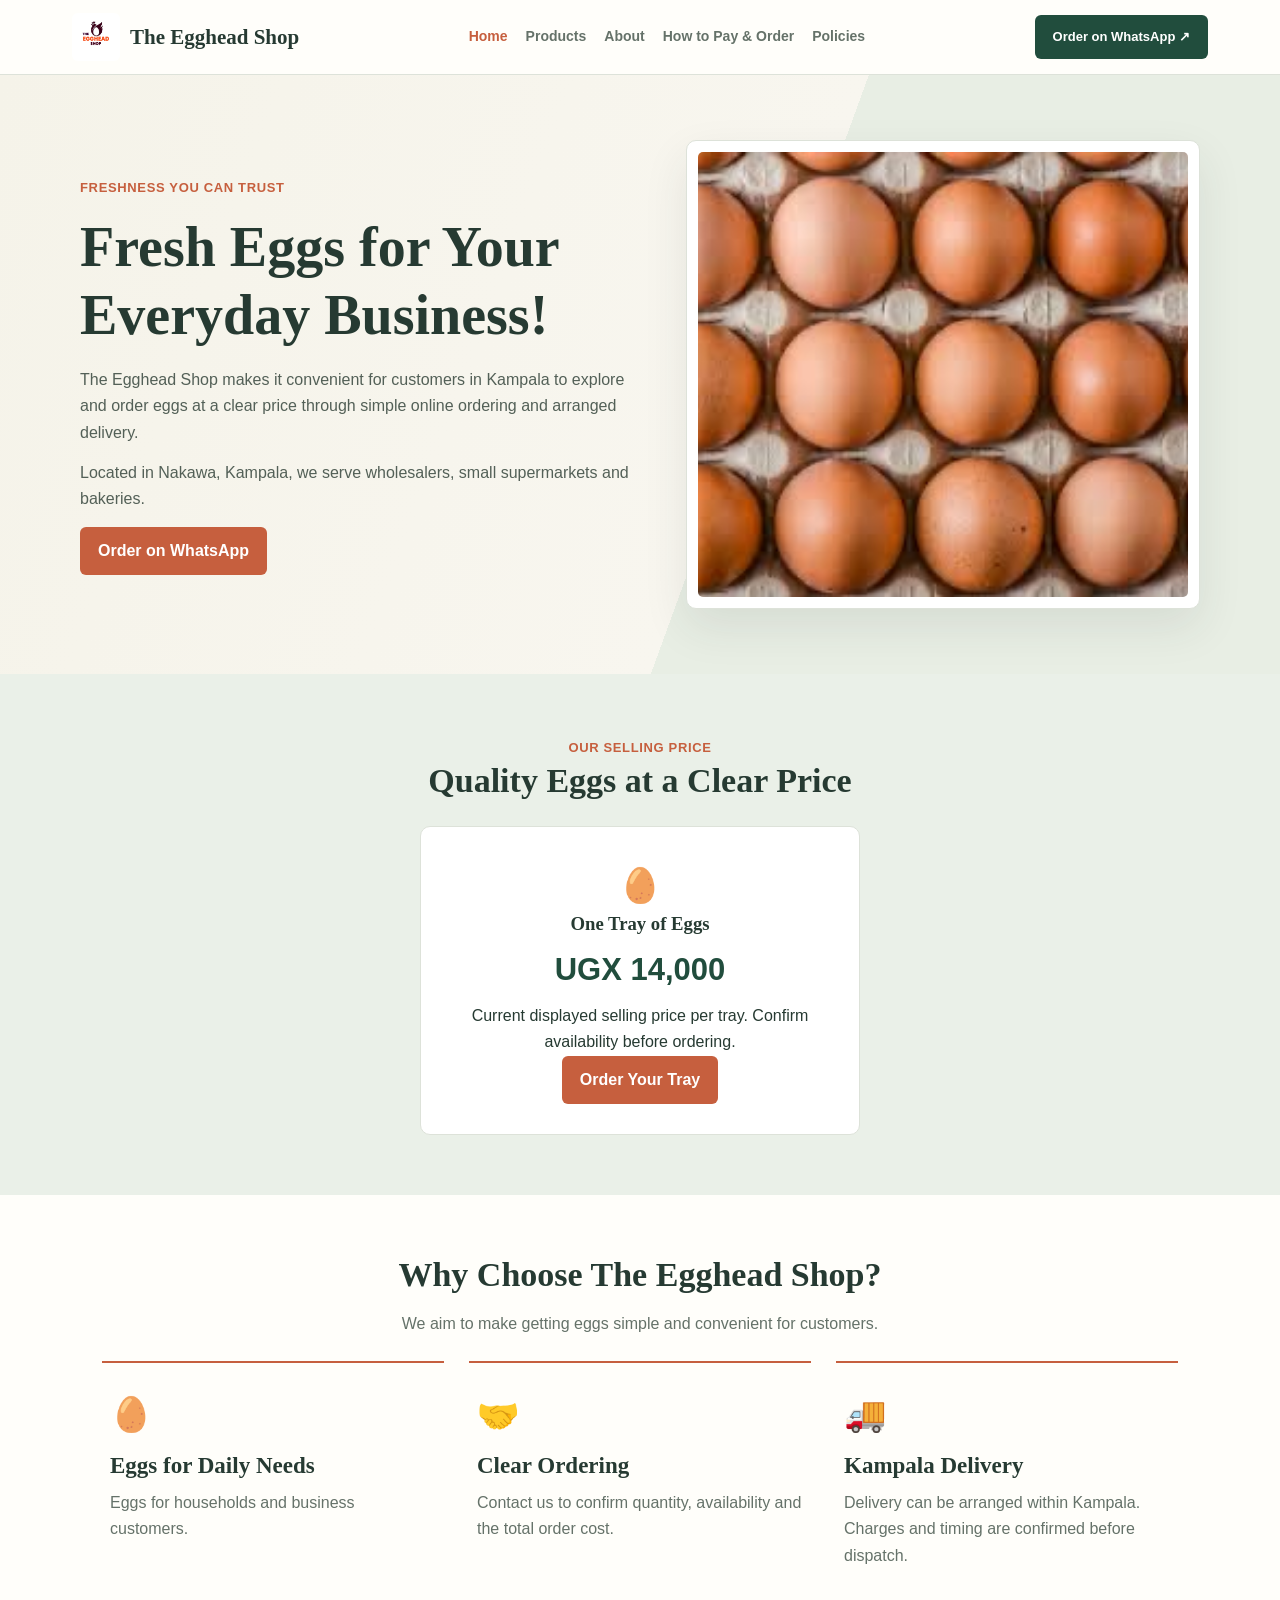
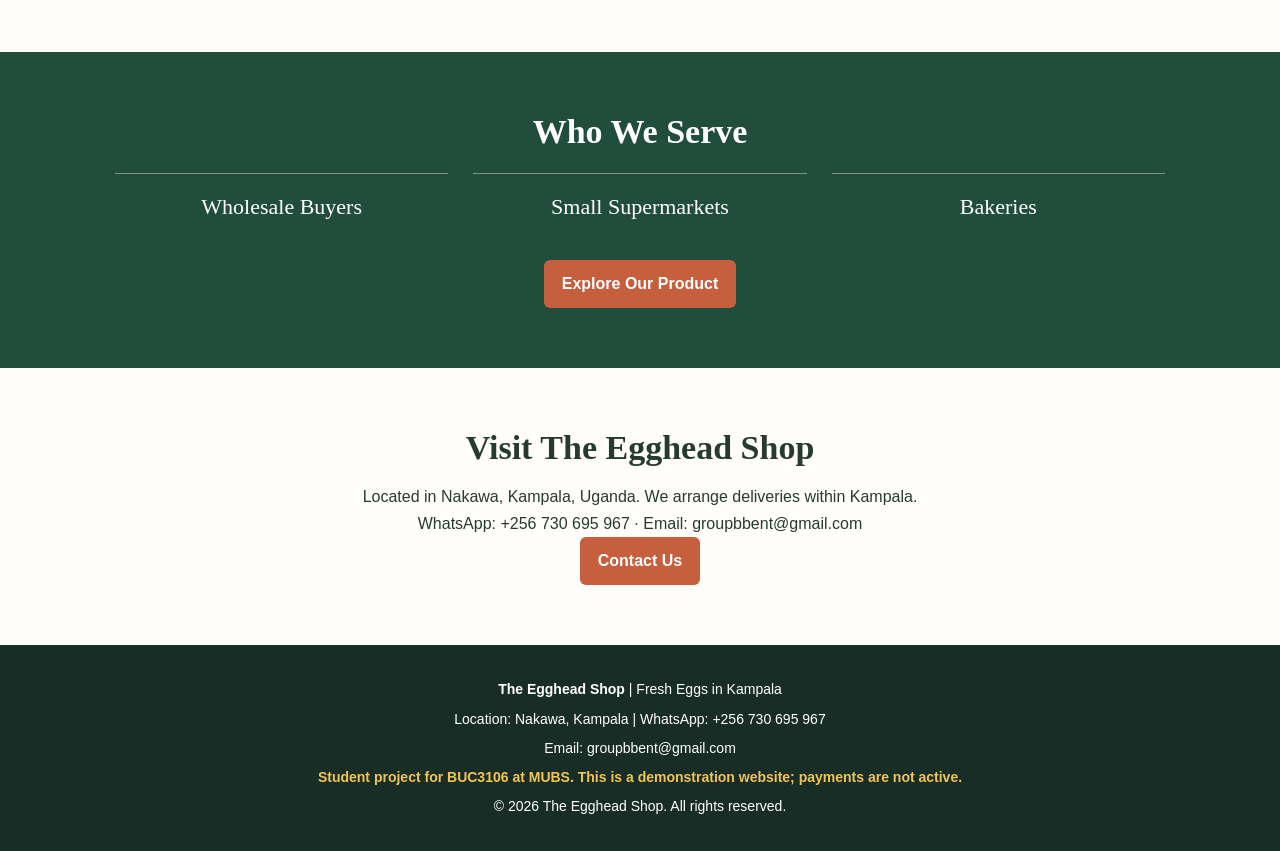
<file: index.html>
<!DOCTYPE html>
<html lang="en">
<head>
<meta charset="UTF-8">
<meta name="viewport" content="width=device-width, initial-scale=1.0">
<meta name="description" content="The Egghead Shop in Nakawa, Kampala. Eggs for wholesalers, small supermarkets and bakeries.">
<title>Home | The Egghead Shop</title>
<link rel="stylesheet" href="style.css">
</head>
<body>
<header>
<nav class="navbar" aria-label="Main navigation">
<a class="logo" href="index.html"><img class="site-logo" src="images/egghead-logo.jpeg" alt="The Egghead Shop logo"><span>The Egghead Shop</span></a>
<div class="nav-links">
<a href="index.html" aria-current="page">Home</a>
<a href="products.html" >Products</a>
<a href="about.html" >About</a>
<a href="order.html" >How to Pay &amp; Order</a>
<a href="policies.html" >Policies</a>
</div>
<a class="nav-order" href="https://wa.me/256730695967" target="_blank" rel="noopener noreferrer">Order on WhatsApp ↗</a>
</nav></header>
<main>

<section class="hero">
<div class="hero-content">
<span class="small-heading">FRESHNESS YOU CAN TRUST</span>
<h1>Fresh Eggs for Your Everyday Business!</h1>
<p>The Egghead Shop makes it convenient for customers in Kampala to explore and order eggs at a clear price through simple online ordering and arranged delivery.</p>
<p>Located in Nakawa, Kampala, we serve wholesalers, small supermarkets and bakeries.</p>
<a class="btn" href="https://wa.me/256730695967" target="_blank" rel="noopener noreferrer">Order on WhatsApp</a>
</div>
<div class="hero-image"><img src="images/eggs-tray-closeup.jpeg" alt="Eggs arranged in an egg tray"></div>
</section>
<section class="section price-section center">
<span class="small-heading">OUR SELLING PRICE</span>
<h2>Quality Eggs at a Clear Price</h2>
<div class="price-card"><span class="card-icon">🥚</span><h3>One Tray of Eggs</h3><p class="price">UGX 14,000</p><p>Current displayed selling price per tray. Confirm availability before ordering.</p><a class="btn" href="https://wa.me/256730695967" target="_blank" rel="noopener noreferrer">Order Your Tray</a></div>
</section>
<section class="section">
<h2 class="center">Why Choose The Egghead Shop?</h2>
<p class="section-intro center">We aim to make getting eggs simple and convenient for customers.</p>
<div class="three-columns">
<div class="info-card"><span class="card-icon">🥚</span><h3>Eggs for Daily Needs</h3><p>Eggs for households and business customers.</p></div>
<div class="info-card"><span class="card-icon">🤝</span><h3>Clear Ordering</h3><p>Contact us to confirm quantity, availability and the total order cost.</p></div>
<div class="info-card"><span class="card-icon">🚚</span><h3>Kampala Delivery</h3><p>Delivery can be arranged within Kampala. Charges and timing are confirmed before dispatch.</p></div>
</div>
</section>
<section class="business-section">
<h2>Who We Serve</h2>
<div class="three-columns"><div class="customer-card">Wholesale Buyers</div><div class="customer-card">Small Supermarkets</div><div class="customer-card">Bakeries</div></div>
<a class="btn" href="products.html">Explore Our Product</a>
</section>
<section class="section center">
<h2>Visit The Egghead Shop</h2>
<p>Located in Nakawa, Kampala, Uganda. We arrange deliveries within Kampala.</p>
<p>WhatsApp: +256 730 695 967 · Email: groupbbent@gmail.com</p>
<a class="btn" href="https://wa.me/256730695967" target="_blank" rel="noopener noreferrer">Contact Us</a>
</section>

</main>
<footer>
<p><strong>The Egghead Shop</strong> | Fresh Eggs in Kampala</p>
<p>Location: Nakawa, Kampala | WhatsApp: +256 730 695 967</p>
<p>Email: groupbbent@gmail.com</p>
<p class="disclaimer">Student project for BUC3106 at MUBS. This is a demonstration website; payments are not active.</p>
<p>© 2026 The Egghead Shop. All rights reserved.</p>
</footer>
</body>
</html>
</file>
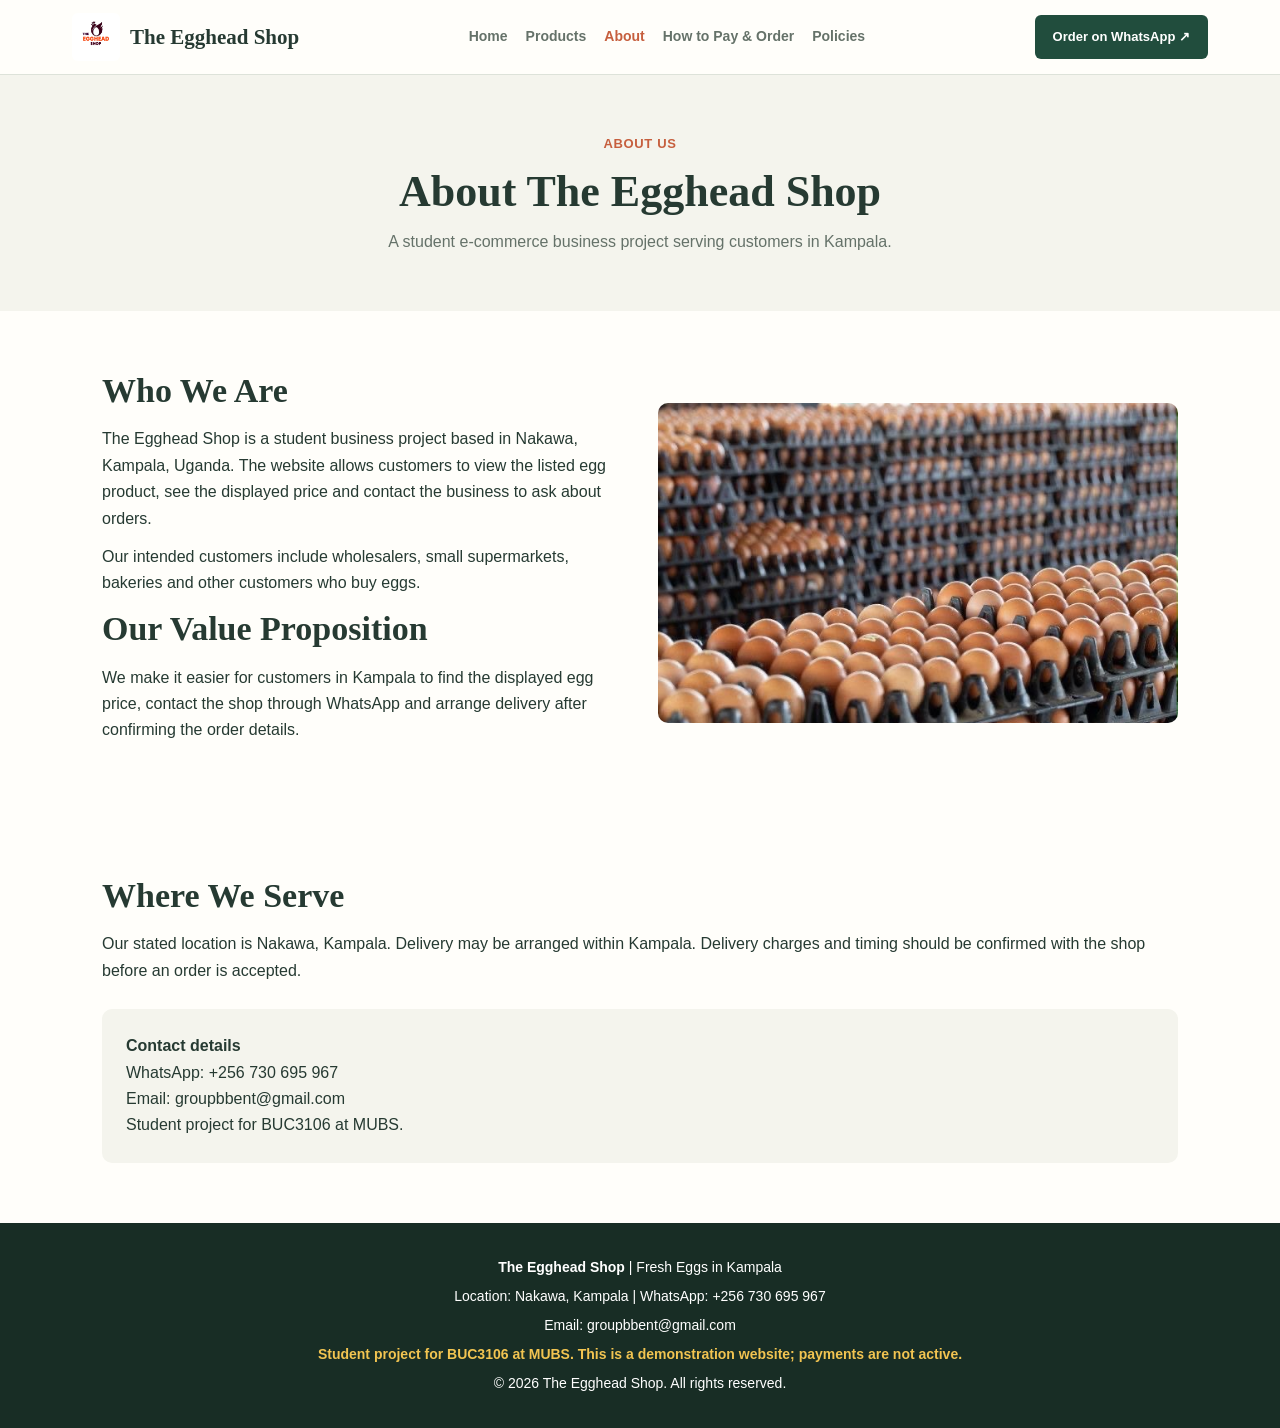
<file: about.html>
<!DOCTYPE html>
<html lang="en">
<head>
<meta charset="UTF-8">
<meta name="viewport" content="width=device-width, initial-scale=1.0">
<meta name="description" content="The Egghead Shop in Nakawa, Kampala. Eggs for wholesalers, small supermarkets and bakeries.">
<title>About | The Egghead Shop</title>
<link rel="stylesheet" href="style.css">
</head>
<body>
<header>
<nav class="navbar" aria-label="Main navigation">
<a class="logo" href="index.html"><img class="site-logo" src="images/egghead-logo.jpeg" alt="The Egghead Shop logo"><span>The Egghead Shop</span></a>
<div class="nav-links">
<a href="index.html" >Home</a>
<a href="products.html" >Products</a>
<a href="about.html" aria-current="page">About</a>
<a href="order.html" >How to Pay &amp; Order</a>
<a href="policies.html" >Policies</a>
</div>
<a class="nav-order" href="https://wa.me/256730695967" target="_blank" rel="noopener noreferrer">Order on WhatsApp ↗</a>
</nav></header>
<main>

<section class="page-heading"><span class="small-heading">ABOUT US</span><h1>About The Egghead Shop</h1><p>A student e-commerce business project serving customers in Kampala.</p></section>
<section class="section about-content">
<div><h2>Who We Are</h2><p>The Egghead Shop is a student business project based in Nakawa, Kampala, Uganda. The website allows customers to view the listed egg product, see the displayed price and contact the business to ask about orders.</p><p>Our intended customers include wholesalers, small supermarkets, bakeries and other customers who buy eggs.</p><h2>Our Value Proposition</h2><p>We make it easier for customers in Kampala to find the displayed egg price, contact the shop through WhatsApp and arrange delivery after confirming the order details.</p></div>
<img class="about-image" src="images/egg-production-trays.jpeg" alt="Eggs in a tray"></section>
<section class="section"><h2>Where We Serve</h2><p>Our stated location is Nakawa, Kampala. Delivery may be arranged within Kampala. Delivery charges and timing should be confirmed with the shop before an order is accepted.</p><div class="contact-panel"><strong>Contact details</strong><p>WhatsApp: +256 730 695 967</p><p>Email: groupbbent@gmail.com</p><p>Student project for BUC3106 at MUBS.</p></div></section>

</main>
<footer>
<p><strong>The Egghead Shop</strong> | Fresh Eggs in Kampala</p>
<p>Location: Nakawa, Kampala | WhatsApp: +256 730 695 967</p>
<p>Email: groupbbent@gmail.com</p>
<p class="disclaimer">Student project for BUC3106 at MUBS. This is a demonstration website; payments are not active.</p>
<p>© 2026 The Egghead Shop. All rights reserved.</p>
</footer>
</body>
</html>
</file>
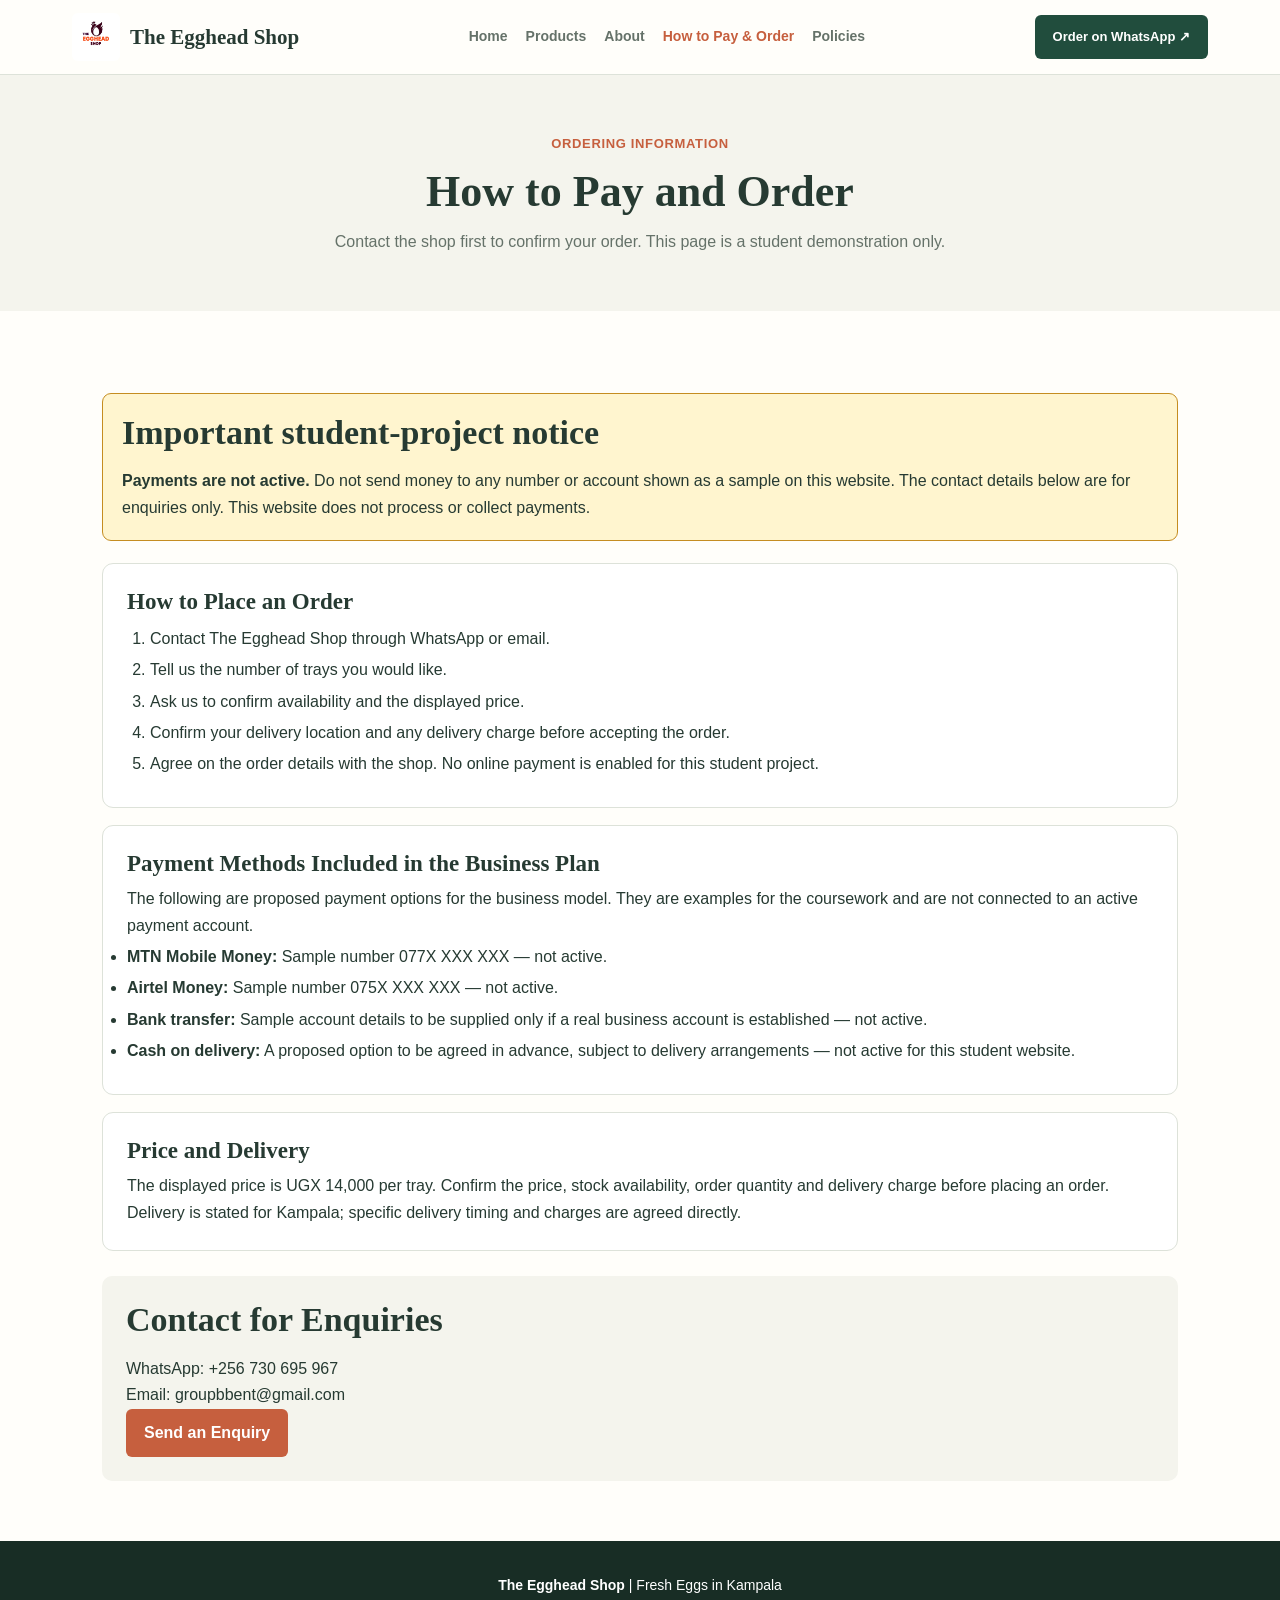
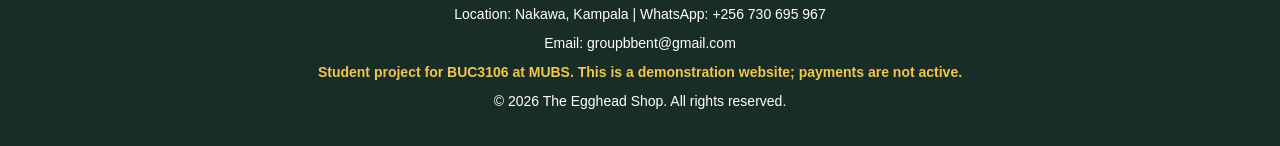
<file: order.html>
<!DOCTYPE html>
<html lang="en">
<head>
<meta charset="UTF-8">
<meta name="viewport" content="width=device-width, initial-scale=1.0">
<meta name="description" content="The Egghead Shop in Nakawa, Kampala. Eggs for wholesalers, small supermarkets and bakeries.">
<title>How to Pay and Order | The Egghead Shop</title>
<link rel="stylesheet" href="style.css">
</head>
<body>
<header>
<nav class="navbar" aria-label="Main navigation">
<a class="logo" href="index.html"><img class="site-logo" src="images/egghead-logo.jpeg" alt="The Egghead Shop logo"><span>The Egghead Shop</span></a>
<div class="nav-links">
<a href="index.html" >Home</a>
<a href="products.html" >Products</a>
<a href="about.html" >About</a>
<a href="order.html" aria-current="page">How to Pay &amp; Order</a>
<a href="policies.html" >Policies</a>
</div>
<a class="nav-order" href="https://wa.me/256730695967" target="_blank" rel="noopener noreferrer">Order on WhatsApp ↗</a>
</nav></header>
<main>

<section class="page-heading"><span class="small-heading">ORDERING INFORMATION</span><h1>How to Pay and Order</h1><p>Contact the shop first to confirm your order. This page is a student demonstration only.</p></section>
<section class="section">
<div class="sample-warning"><h2>Important student-project notice</h2><p><strong>Payments are not active.</strong> Do not send money to any number or account shown as a sample on this website. The contact details below are for enquiries only. This website does not process or collect payments.</p></div>
<div class="payment-card"><h2>How to Place an Order</h2><ol><li>Contact The Egghead Shop through WhatsApp or email.</li><li>Tell us the number of trays you would like.</li><li>Ask us to confirm availability and the displayed price.</li><li>Confirm your delivery location and any delivery charge before accepting the order.</li><li>Agree on the order details with the shop. No online payment is enabled for this student project.</li></ol></div>
<div class="payment-card"><h2>Payment Methods Included in the Business Plan</h2><p>The following are proposed payment options for the business model. They are examples for the coursework and are not connected to an active payment account.</p><ul><li><strong>MTN Mobile Money:</strong> Sample number 077X XXX XXX — not active.</li><li><strong>Airtel Money:</strong> Sample number 075X XXX XXX — not active.</li><li><strong>Bank transfer:</strong> Sample account details to be supplied only if a real business account is established — not active.</li><li><strong>Cash on delivery:</strong> A proposed option to be agreed in advance, subject to delivery arrangements — not active for this student website.</li></ul></div>
<div class="payment-card"><h2>Price and Delivery</h2><p>The displayed price is UGX 14,000 per tray. Confirm the price, stock availability, order quantity and delivery charge before placing an order. Delivery is stated for Kampala; specific delivery timing and charges are agreed directly.</p></div>
<div class="contact-panel"><h2>Contact for Enquiries</h2><p>WhatsApp: +256 730 695 967</p><p>Email: groupbbent@gmail.com</p><a class="btn" href="https://wa.me/256730695967" target="_blank" rel="noopener noreferrer">Send an Enquiry</a></div>
</section>

</main>
<footer>
<p><strong>The Egghead Shop</strong> | Fresh Eggs in Kampala</p>
<p>Location: Nakawa, Kampala | WhatsApp: +256 730 695 967</p>
<p>Email: groupbbent@gmail.com</p>
<p class="disclaimer">Student project for BUC3106 at MUBS. This is a demonstration website; payments are not active.</p>
<p>© 2026 The Egghead Shop. All rights reserved.</p>
</footer>
</body>
</html>
</file>
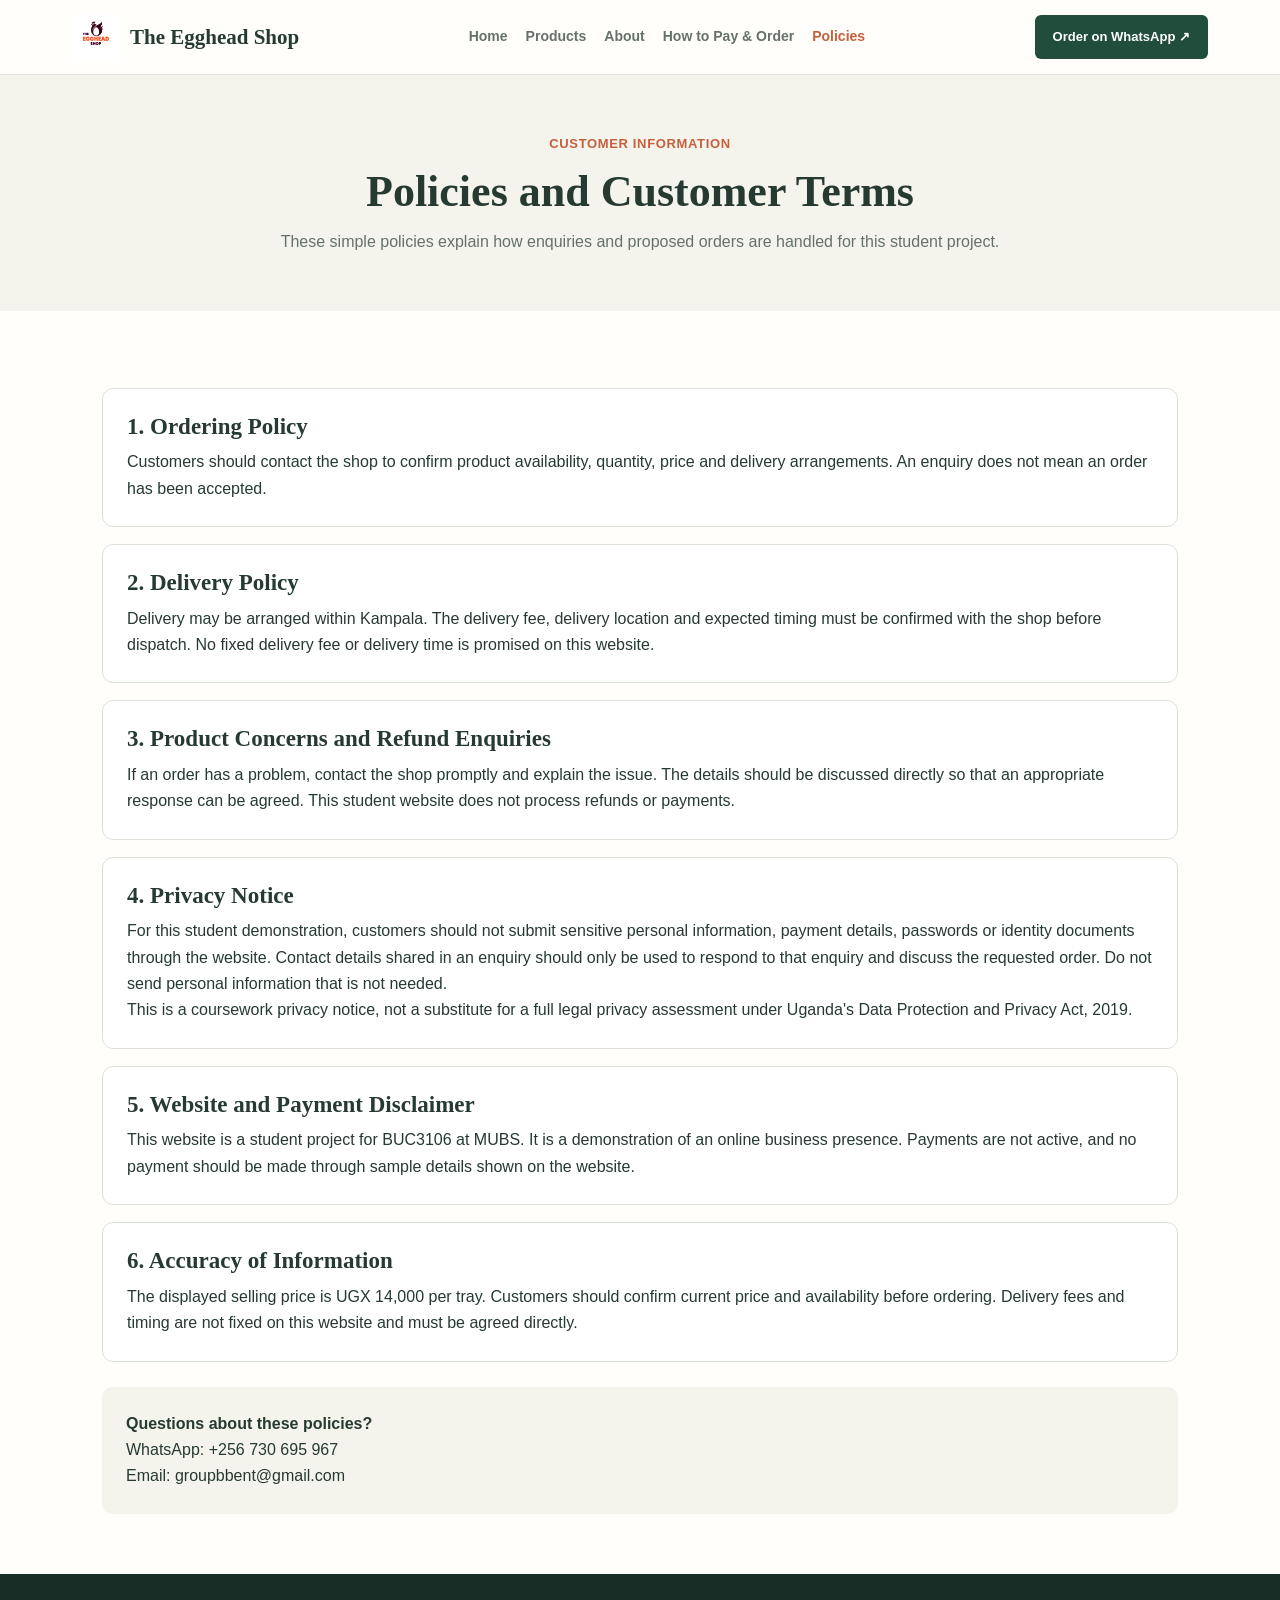
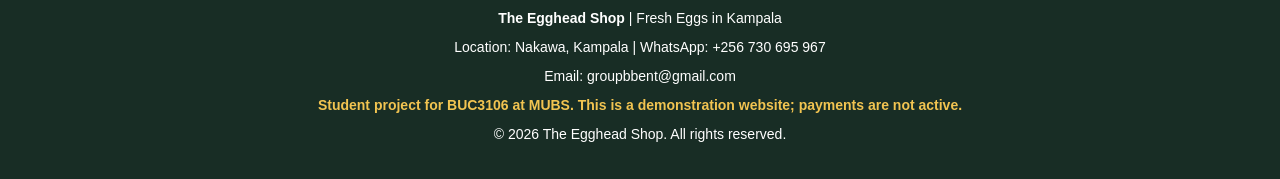
<file: policies.html>
<!DOCTYPE html>
<html lang="en">
<head>
<meta charset="UTF-8">
<meta name="viewport" content="width=device-width, initial-scale=1.0">
<meta name="description" content="The Egghead Shop in Nakawa, Kampala. Eggs for wholesalers, small supermarkets and bakeries.">
<title>Policies | The Egghead Shop</title>
<link rel="stylesheet" href="style.css">
</head>
<body>
<header>
<nav class="navbar" aria-label="Main navigation">
<a class="logo" href="index.html"><img class="site-logo" src="images/egghead-logo.jpeg" alt="The Egghead Shop logo"><span>The Egghead Shop</span></a>
<div class="nav-links">
<a href="index.html" >Home</a>
<a href="products.html" >Products</a>
<a href="about.html" >About</a>
<a href="order.html" >How to Pay &amp; Order</a>
<a href="policies.html" aria-current="page">Policies</a>
</div>
<a class="nav-order" href="https://wa.me/256730695967" target="_blank" rel="noopener noreferrer">Order on WhatsApp ↗</a>
</nav></header>
<main>

<section class="page-heading"><span class="small-heading">CUSTOMER INFORMATION</span><h1>Policies and Customer Terms</h1><p>These simple policies explain how enquiries and proposed orders are handled for this student project.</p></section>
<section class="section policy-section">
<article class="policy-card"><h2>1. Ordering Policy</h2><p>Customers should contact the shop to confirm product availability, quantity, price and delivery arrangements. An enquiry does not mean an order has been accepted.</p></article>
<article class="policy-card"><h2>2. Delivery Policy</h2><p>Delivery may be arranged within Kampala. The delivery fee, delivery location and expected timing must be confirmed with the shop before dispatch. No fixed delivery fee or delivery time is promised on this website.</p></article>
<article class="policy-card"><h2>3. Product Concerns and Refund Enquiries</h2><p>If an order has a problem, contact the shop promptly and explain the issue. The details should be discussed directly so that an appropriate response can be agreed. This student website does not process refunds or payments.</p></article>
<article class="policy-card"><h2>4. Privacy Notice</h2><p>For this student demonstration, customers should not submit sensitive personal information, payment details, passwords or identity documents through the website. Contact details shared in an enquiry should only be used to respond to that enquiry and discuss the requested order. Do not send personal information that is not needed.</p><p>This is a coursework privacy notice, not a substitute for a full legal privacy assessment under Uganda's Data Protection and Privacy Act, 2019.</p></article>
<article class="policy-card"><h2>5. Website and Payment Disclaimer</h2><p>This website is a student project for BUC3106 at MUBS. It is a demonstration of an online business presence. Payments are not active, and no payment should be made through sample details shown on the website.</p></article>
<article class="policy-card"><h2>6. Accuracy of Information</h2><p>The displayed selling price is UGX 14,000 per tray. Customers should confirm current price and availability before ordering. Delivery fees and timing are not fixed on this website and must be agreed directly.</p></article>
<div class="contact-panel"><strong>Questions about these policies?</strong><p>WhatsApp: +256 730 695 967</p><p>Email: groupbbent@gmail.com</p></div>
</section>

</main>
<footer>
<p><strong>The Egghead Shop</strong> | Fresh Eggs in Kampala</p>
<p>Location: Nakawa, Kampala | WhatsApp: +256 730 695 967</p>
<p>Email: groupbbent@gmail.com</p>
<p class="disclaimer">Student project for BUC3106 at MUBS. This is a demonstration website; payments are not active.</p>
<p>© 2026 The Egghead Shop. All rights reserved.</p>
</footer>
</body>
</html>
</file>
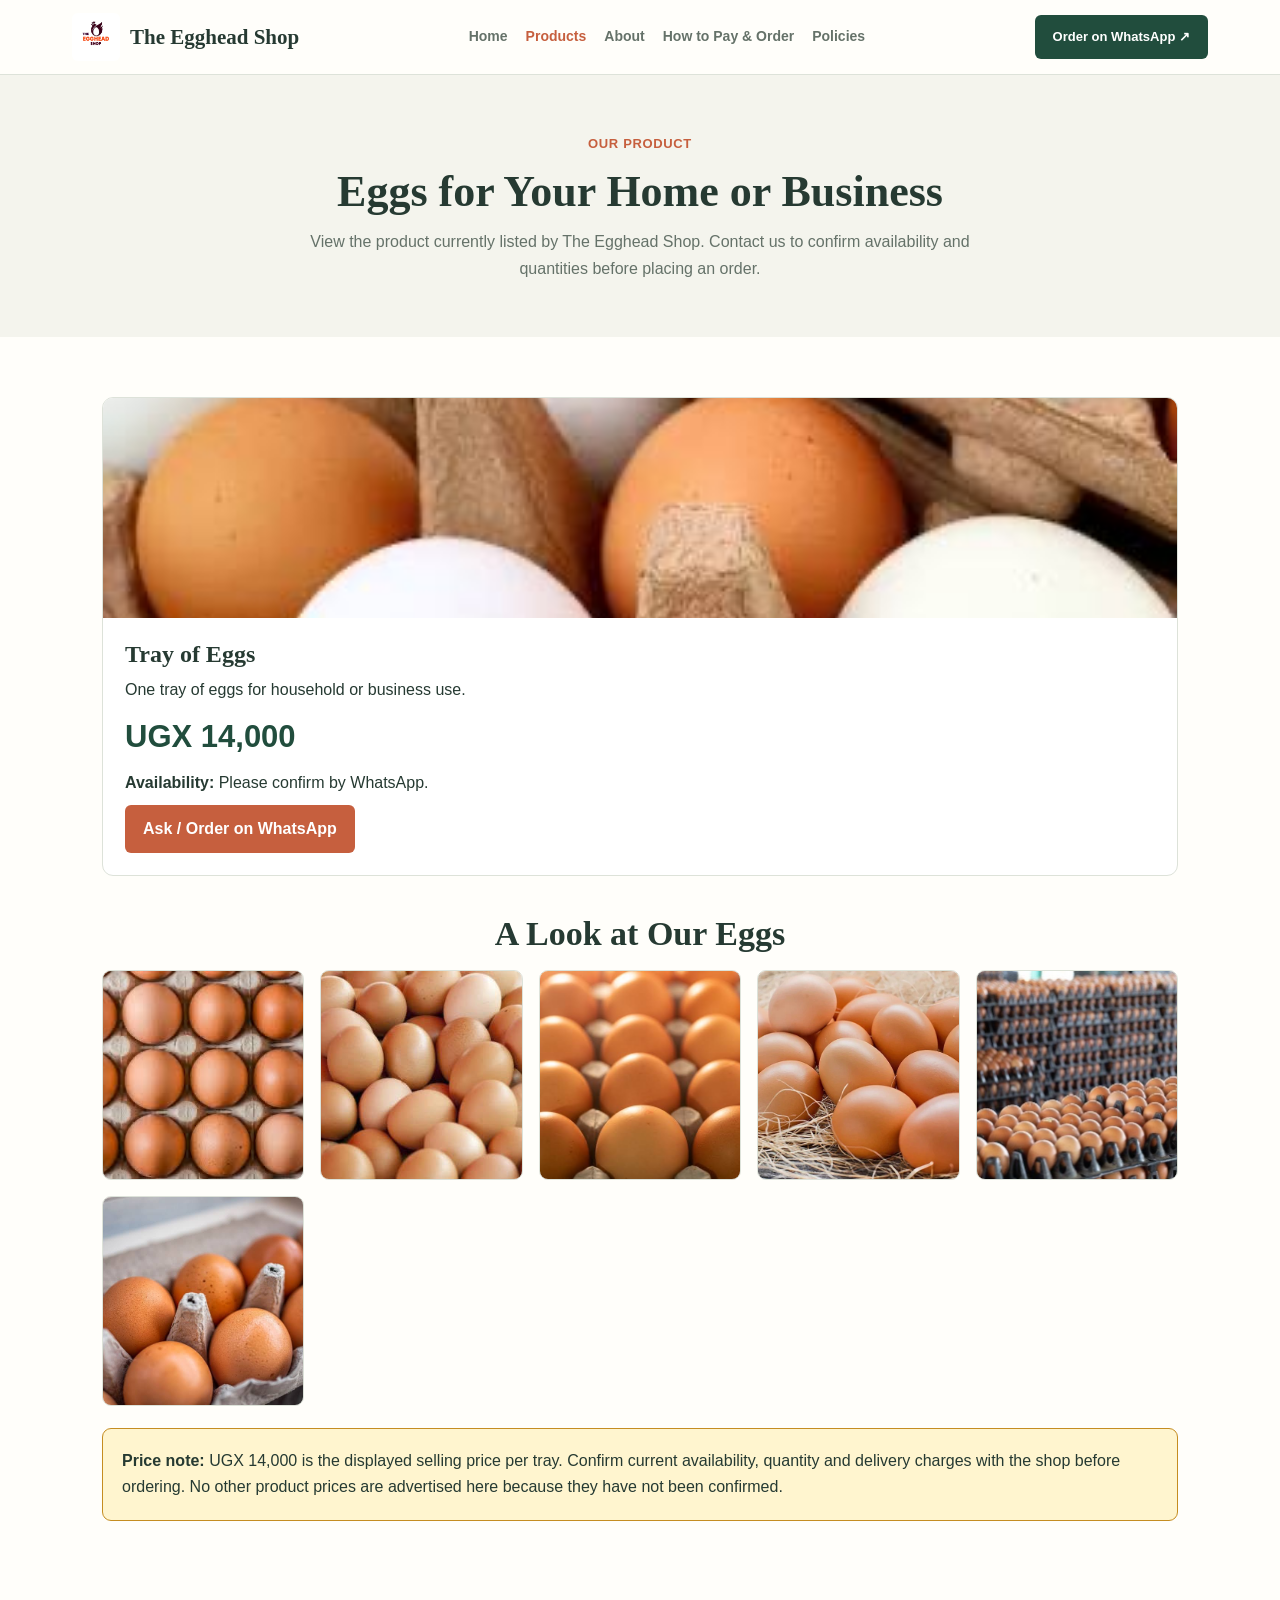
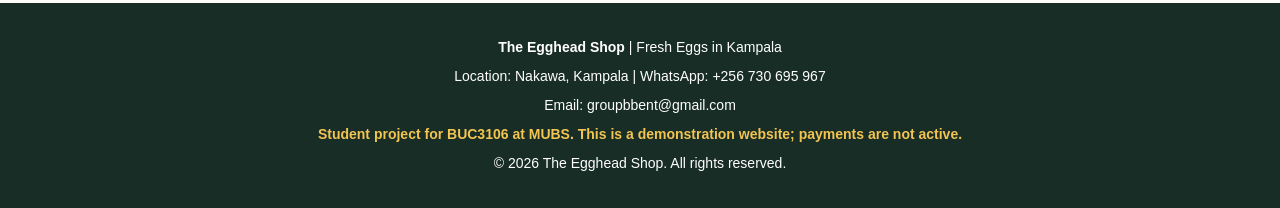
<file: products.html>
<!DOCTYPE html>
<html lang="en">
<head>
<meta charset="UTF-8">
<meta name="viewport" content="width=device-width, initial-scale=1.0">
<meta name="description" content="The Egghead Shop in Nakawa, Kampala. Eggs for wholesalers, small supermarkets and bakeries.">
<title>Products | The Egghead Shop</title>
<link rel="stylesheet" href="style.css">
</head>
<body>
<header>
<nav class="navbar" aria-label="Main navigation">
<a class="logo" href="index.html"><img class="site-logo" src="images/egghead-logo.jpeg" alt="The Egghead Shop logo"><span>The Egghead Shop</span></a>
<div class="nav-links">
<a href="index.html" >Home</a>
<a href="products.html" aria-current="page">Products</a>
<a href="about.html" >About</a>
<a href="order.html" >How to Pay &amp; Order</a>
<a href="policies.html" >Policies</a>
</div>
<a class="nav-order" href="https://wa.me/256730695967" target="_blank" rel="noopener noreferrer">Order on WhatsApp ↗</a>
</nav></header>
<main>

<section class="page-heading"><span class="small-heading">OUR PRODUCT</span><h1>Eggs for Your Home or Business</h1><p>View the product currently listed by The Egghead Shop. Contact us to confirm availability and quantities before placing an order.</p></section>
<section class="section">
<div class="product-grid">
<article class="product-card"><img src="images/eggs-mixed-tray.jpeg" alt="Eggs arranged in a tray"><div class="product-info"><h2>Tray of Eggs</h2><p>One tray of eggs for household or business use.</p><p class="price">UGX 14,000</p><p><strong>Availability:</strong> Please confirm by WhatsApp.</p><a class="btn" href="https://wa.me/256730695967?text=Hello%20The%20Egghead%20Shop%2C%20I%20would%20like%20to%20order%20a%20tray%20of%20eggs." target="_blank" rel="noopener noreferrer">Ask / Order on WhatsApp</a></div></article>
</div>
<h2 class="gallery-title">A Look at Our Eggs</h2>
<div class="egg-gallery">
  <img src="images/eggs-tray-closeup.jpeg" alt="Brown eggs arranged in trays">
  <img src="images/eggs-basket.jpeg" alt="Brown and white eggs in a basket">
  <img src="images/eggs-cartons.jpeg" alt="Eggs arranged in cartons">
  <img src="images/eggs-nest.jpeg" alt="Brown eggs in a nest">
  <img src="images/egg-production-trays.jpeg" alt="Eggs arranged on production trays">
  <img src="images/eggs-carton-closeup.jpeg" alt="Eggs in a carton close-up">
</div>
<div class="notice"><strong>Price note:</strong> UGX 14,000 is the displayed selling price per tray. Confirm current availability, quantity and delivery charges with the shop before ordering. No other product prices are advertised here because they have not been confirmed.</div>
</section>

</main>
<footer>
<p><strong>The Egghead Shop</strong> | Fresh Eggs in Kampala</p>
<p>Location: Nakawa, Kampala | WhatsApp: +256 730 695 967</p>
<p>Email: groupbbent@gmail.com</p>
<p class="disclaimer">Student project for BUC3106 at MUBS. This is a demonstration website; payments are not active.</p>
<p>© 2026 The Egghead Shop. All rights reserved.</p>
</footer>
</body>
</html>
</file>
<file: style.css>
/* THE EGGHEAD SHOP — refreshed styles, keeping the original green, cream and gold look */
:root{--yellow:#F2C451;--yellow-dark:#C58D21;--charcoal:#263A32;--green:#214D3D;--rust:#C65F3E;--white:#FFFEFA;--light:#F4F4ED;--border:#DDE2D9;--muted:#657269}
*{box-sizing:border-box;margin:0;padding:0}
html{scroll-behavior:smooth}
body{font-family:"Trebuchet MS",Arial,sans-serif;color:var(--charcoal);background:var(--white);line-height:1.65}
h1,h2,h3{font-family:Georgia,"Times New Roman",serif;line-height:1.2;font-weight:600}
a{color:inherit;text-decoration:none}
img{max-width:100%;display:block}
header{background:rgba(255,254,250,.98);border-bottom:1px solid var(--border);position:sticky;top:0;z-index:20}
.navbar{max-width:1180px;margin:auto;padding:13px 22px;display:flex;align-items:center;justify-content:space-between;gap:18px;flex-wrap:wrap}
.logo{display:flex;align-items:center;gap:10px;font:700 21px Georgia,serif;white-space:nowrap}
.logo-mark{width:21px;height:27px;background:var(--yellow);border:1px solid var(--yellow-dark);border-radius:50% 50% 48% 48%/58% 58% 42% 42%;transform:rotate(9deg)}
.site-logo{width:48px;height:48px;object-fit:contain;border-radius:6px}
.nav-links{display:flex;gap:18px;align-items:center;flex-wrap:wrap}
.nav-links a{font-size:14px;font-weight:700;color:var(--muted)}
.nav-links a:hover,.nav-links a[aria-current="page"]{color:var(--rust)}
.nav-order,.btn{display:inline-block;background:var(--rust);color:white;padding:11px 18px;border-radius:6px;font-weight:700}
.nav-order{background:var(--green);font-size:13px}
.btn:hover,.nav-order:hover{filter:brightness(.92)}
.hero{background:linear-gradient(110deg,#F5F3E9 0%,#F8F6EF 58%,#E8EEE4 58%,#E8EEE4 100%);padding:65px max(22px,calc((100% - 1120px)/2));display:grid;grid-template-columns:1fr .92fr;gap:48px;align-items:center}
.hero h1{font-size:clamp(38px,5vw,56px);margin:14px 0 18px}
.hero p{color:#536057;margin:0 0 14px}
.small-heading{font-size:13px;font-weight:800;color:var(--rust);letter-spacing:.05em}
.hero-image{padding:11px;background:white;border:1px solid var(--border);border-radius:10px;box-shadow:0 18px 45px #263a3218}
.hero-image img{width:100%;aspect-ratio:1.1;object-fit:cover;border-radius:5px}
.section{max-width:1120px;margin:auto;padding:60px 22px}
.section h2,.business-section h2{font-size:34px;margin-bottom:15px}
.center{text-align:center}
.section-intro{color:var(--muted);margin-bottom:24px}
.price-section{max-width:none;background:#EAF0E8}
.price-card{max-width:440px;margin:25px auto 0;background:white;border:1px solid var(--border);border-radius:10px;padding:30px;text-align:center}
.price{font-size:31px;font-weight:800;color:var(--green);margin:8px 0}
.card-icon{font-size:34px}
.three-columns{display:grid;grid-template-columns:repeat(3,1fr);gap:25px}
.info-card{padding:23px 8px;border-top:2px solid var(--rust)}
.info-card h3{font-size:23px;margin:10px 0}
.info-card p{color:var(--muted)}
.business-section{background:var(--green);color:white;text-align:center;padding:60px 22px}
.business-section .three-columns{max-width:1050px;margin:20px auto}
.customer-card{padding:20px;border-top:1px solid #ffffff66;font:22px Georgia,serif}
.page-heading{background:var(--light);text-align:center;padding:55px 22px}
.page-heading h1{font-size:clamp(32px,4vw,44px);margin:10px 0}
.page-heading p{max-width:720px;margin:auto;color:var(--muted)}
.product-grid{display:grid;grid-template-columns:repeat(auto-fit,minmax(240px,1fr));gap:24px}
.gallery-title{text-align:center;margin:38px 0 18px;font-size:29px}
.egg-gallery{display:grid;grid-template-columns:repeat(auto-fit,minmax(180px,1fr));gap:16px}
.egg-gallery img{width:100%;height:210px;object-fit:cover;border-radius:9px;border:1px solid var(--border)}
.product-card,.policy-card,.payment-card{border:1px solid var(--border);border-radius:11px;overflow:hidden;background:white}
.product-card img{width:100%;height:220px;object-fit:cover}
.product-info{padding:22px}
.product-info h2{font-size:24px;margin-bottom:8px}
.product-info p{margin:8px 0}
.notice,.sample-warning{background:#FFF5CF;border:1px solid var(--yellow-dark);padding:19px;border-radius:9px;margin:22px 0}
.about-content{display:grid;grid-template-columns:1fr 1fr;gap:35px;align-items:center}
.about-content p{margin:12px 0}
.about-image{width:100%;height:320px;object-fit:cover;border-radius:10px}
.payment-card,.policy-card{padding:24px;margin:17px 0}
.payment-card h2,.policy-card h2{font-size:23px;margin-bottom:9px}
.payment-card ol,.policy-card ul{padding-left:23px;margin-top:10px}
.payment-card li,.policy-card li{margin:5px 0}
.contact-panel{background:var(--light);padding:24px;border-radius:10px;margin-top:25px}
footer{background:#182D25;color:white;text-align:center;padding:27px 15px;margin-top:0}
footer p{font-size:14px;margin:6px 0}
footer .disclaimer{font-weight:700;color:#F2C451}
@media(max-width:780px){
 .navbar{justify-content:center;text-align:center}
 .nav-links{justify-content:center;gap:10px 16px}
 .hero{grid-template-columns:1fr;text-align:center;padding:42px 20px;gap:28px;background:#F5F3E9}
 .hero-image{max-width:560px;margin:auto;width:100%}
 .three-columns{grid-template-columns:1fr;gap:10px}
 .about-content{grid-template-columns:1fr}
 .section{padding:44px 20px}
 .section h2,.business-section h2{font-size:29px}
}
@media(max-width:380px){.logo{font-size:18px}.nav-links a{font-size:12px}}
</file>
